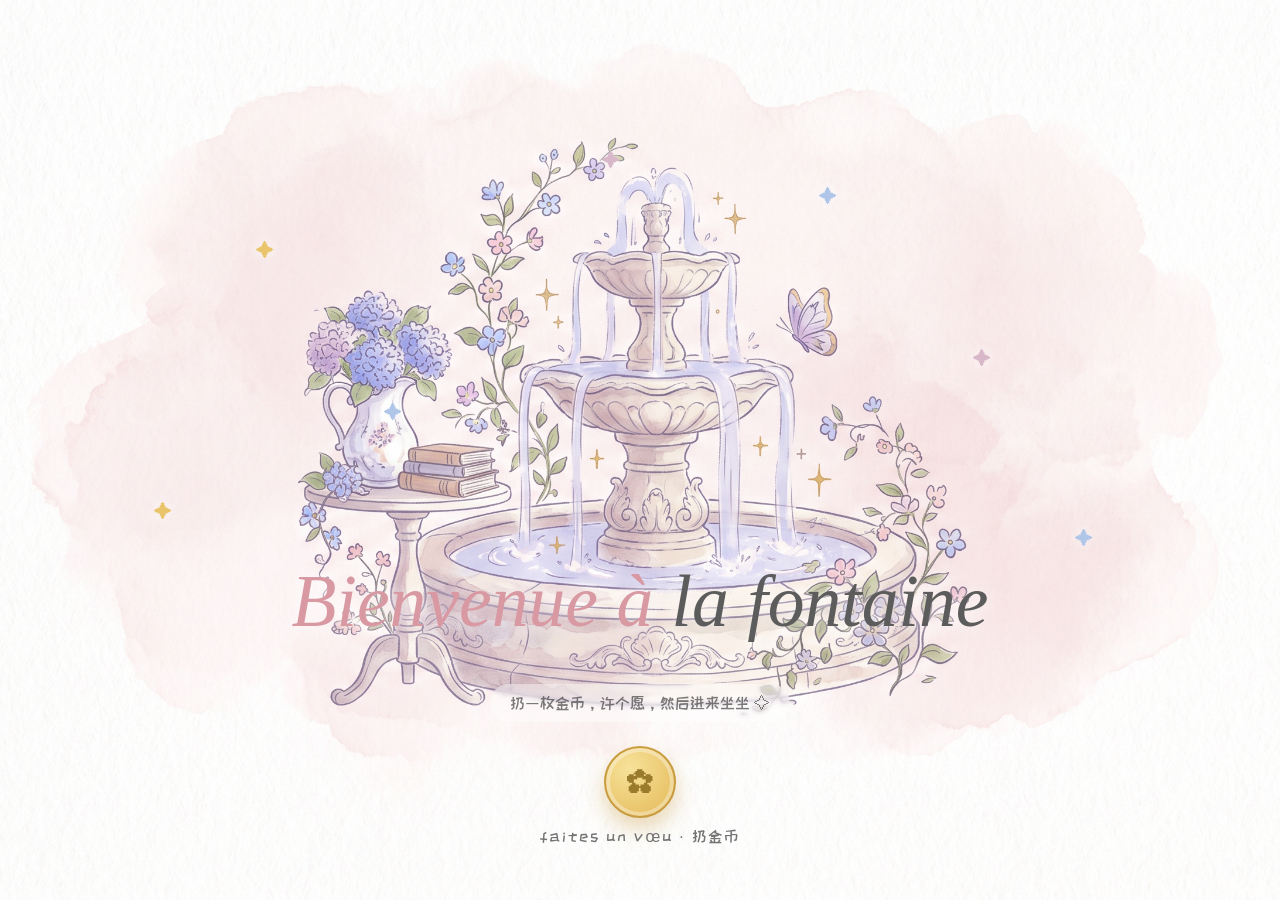
<file: index.html>
<!DOCTYPE html>
<html lang="zh-CN">
<head>
  <meta charset="UTF-8" />
  <meta name="viewport" content="width=device-width, initial-scale=1.0" />
  <title>La Fontaine · 许愿喷泉</title>
  <link rel="preconnect" href="https://fonts.googleapis.com" />
  <link href="https://fonts.googleapis.com/css2?family=ZCOOL+KuaiLe&family=Gaegu:wght@400;700&family=Caveat:wght@600&family=Quicksand:wght@400;600&display=swap" rel="stylesheet" />
  <link rel="stylesheet" href="./style.css" />
</head>
<body class="fountain-body">

  <!-- 🖼 大大的水彩喷泉动画（生成中先用原画作海报帧） -->
  <video class="fountain-art" src="./assets/喷泉动画.mp4" poster="./assets/水彩喷泉花园.png" autoplay muted loop playsinline></video>

  <!-- ✨ 画上的亮晶晶 -->
  <span class="star" style="left:20%; top:26%; color:#E9C46A; --d:0s">✦</span>
  <span class="star" style="left:64%; top:20%; color:#AFC6E8; --d:.7s">✦</span>
  <span class="star" style="left:76%; top:38%; color:#D8B7C9; --d:1.3s">✦</span>
  <span class="star" style="left:30%; top:44%; color:#AFC6E8; --d:1.9s">✦</span>
  <span class="star" style="left:47%; top:16%; color:#D8B7C9; --d:2.4s">✦</span>
  <span class="star" style="left:12%; top:55%; color:#E9C46A; --d:1.6s">✦</span>
  <span class="star" style="left:84%; top:58%; color:#AFC6E8; --d:.4s">✦</span>

  <!-- 🌸 飘落的花瓣 -->
  <span class="petal" style="--l:6%; --d:0s; --s:15s"></span>
  <span class="petal" style="--l:18%; --d:3s; --s:18s"></span>
  <span class="petal" style="--l:38%; --d:1.5s; --s:16s"></span>
  <span class="petal" style="--l:58%; --d:4s; --s:19s"></span>
  <span class="petal" style="--l:78%; --d:2.2s; --s:17s"></span>
  <span class="petal" style="--l:92%; --d:5s; --s:16s"></span>

  <!-- 文字与金币 -->
  <div class="fountain-ui">
    <p class="fountain-title">Bienvenue à <span>la fontaine</span></p>
    <p class="fountain-sub">扔一枚金币，许个愿，然后进来坐坐 ✧</p>
    <button class="coin-btn" id="coin-btn" aria-label="扔一枚金币">
      <span class="coin" id="coin">✿</span>
      <span class="coin-label">faites un vœu · 扔金币</span>
    </button>
    <p class="fountain-wish hidden" id="wish-text">Bienvenue dans mon monde ♡</p>
  </div>

  <span class="splash-sparkle" id="sparkle">✧</span>

  <script src="./content.js"></script>
  <script src="./script.js"></script>
</body>
</html>
</file>
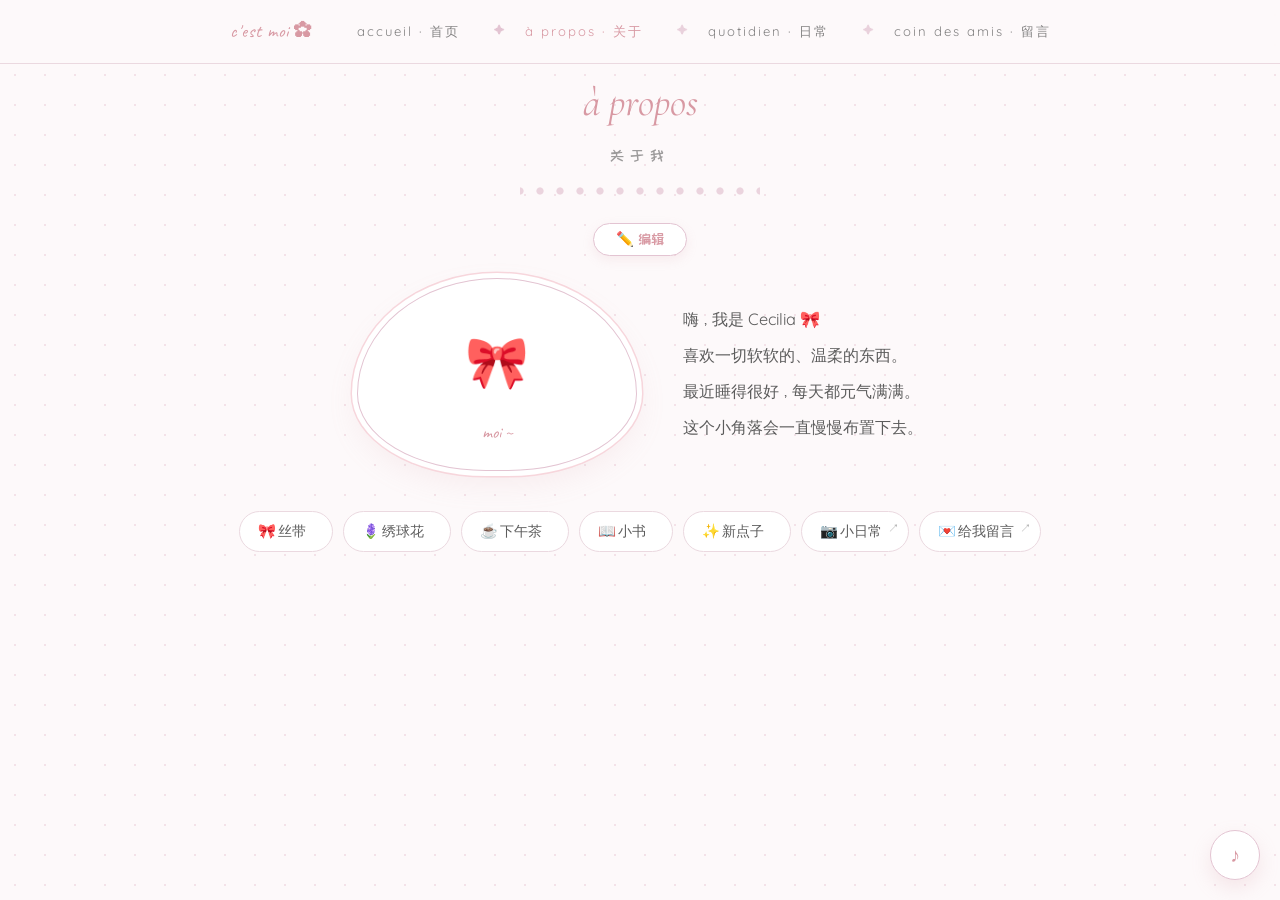
<file: about.html>
<!DOCTYPE html>
<html lang="zh-CN">
<head>
  <meta charset="UTF-8" />
  <meta name="viewport" content="width=device-width, initial-scale=1.0" />
  <title>À propos · 关于我</title>
  <link rel="preconnect" href="https://fonts.googleapis.com" />
  <link href="https://fonts.googleapis.com/css2?family=ZCOOL+KuaiLe&family=Gaegu:wght@400;700&family=Caveat:wght@600&family=Cormorant+Garamond:ital,wght@0,500;1,500&family=Quicksand:wght@400;600&display=swap" rel="stylesheet" />
  <link rel="stylesheet" href="./style.css" />
</head>
<body>

  <nav class="topnav">
    <span class="nav-brand">c'est moi ✿</span>
    <a href="./home.html">accueil · 首页</a>
    <a href="./about.html" class="active">à propos · 关于</a>
    <a href="./daily.html">quotidien · 日常</a>
    <a href="./wall.html">coin des amis · 留言</a>
  </nav>

  <main class="page-body">
    <div class="sheet">
      <span class="washi"></span>
      <h2 class="section-title"><span class="script">à propos</span><small>关于我</small></h2>
      <div class="pearl-row"></div>
      <button class="edit-btn" id="about-edit">✏️ 编辑</button>
      <div class="edit-lock-row hidden" id="about-lock">
        <input class="note-input" id="about-pass" type="password" placeholder="输入暗号才能编辑…" />
        <button class="note-send" id="about-unlock">解锁 ♡</button>
      </div>
      <div class="frame-size-row hidden" id="frame-size-row">
        <span>相框大小</span>
        <input type="range" id="frame-size" min="180" max="460" value="280" />
      </div>
      <div class="about-row">
        <div class="frame-card">
          <span class="frame-emoji" id="about-photo">🎀</span>
          <img class="frame-photo hidden" id="about-photo-img" alt="我的照片" />
          <span class="frame-caption">moi ~</span>
          <button class="photo-change hidden" id="photo-change">📷 换上我的照片</button>
          <input type="file" id="photo-file" accept="image/*" hidden />
        </div>
        <p class="about-lines" id="about-text"></p>
      </div>
      <div class="likes" id="likes-list"></div>
      <button class="daily-add hidden" id="channel-add">＋ 加一个新频道</button>
      <div class="channel-form hidden" id="channel-form">
        <div class="cf-row">
          <input class="note-input cf-icon" id="cf-icon" maxlength="4" placeholder="图标" />
          <div class="cf-picks" id="cf-picks"></div>
        </div>
        <input class="note-input" id="cf-label" maxlength="10" placeholder="频道的名字（如：我的手帐）" />
        <input class="note-input" id="cf-url" placeholder="点开后去哪个页面？（可不填，如 ./daily.html 或网址）" />
        <div class="daily-form-btns">
          <button class="note-send" id="cf-save" type="button">加上 ✧</button>
          <button class="note-cancel" id="cf-cancel" type="button">先不加</button>
        </div>
      </div>
    </div>
  </main>

  <div class="player" id="player">
    <button class="player-toggle" id="player-toggle" aria-label="播放器">♪</button>
    <div class="player-panel hidden" id="player-panel">
      <p class="player-title">musique · 背景音乐</p>
      <div class="player-controls">
        <button id="prev-btn">⏮</button>
        <button id="play-btn">▶</button>
        <button id="next-btn">⏭</button>
      </div>
      <p class="player-now" id="player-now">—</p>
      <p class="player-hint">mp3 放进 music 文件夹就能换歌</p>
    </div>
  </div>

  <script src="./content.js"></script>
  <script src="./script.js"></script>
</body>
</html>
</file>
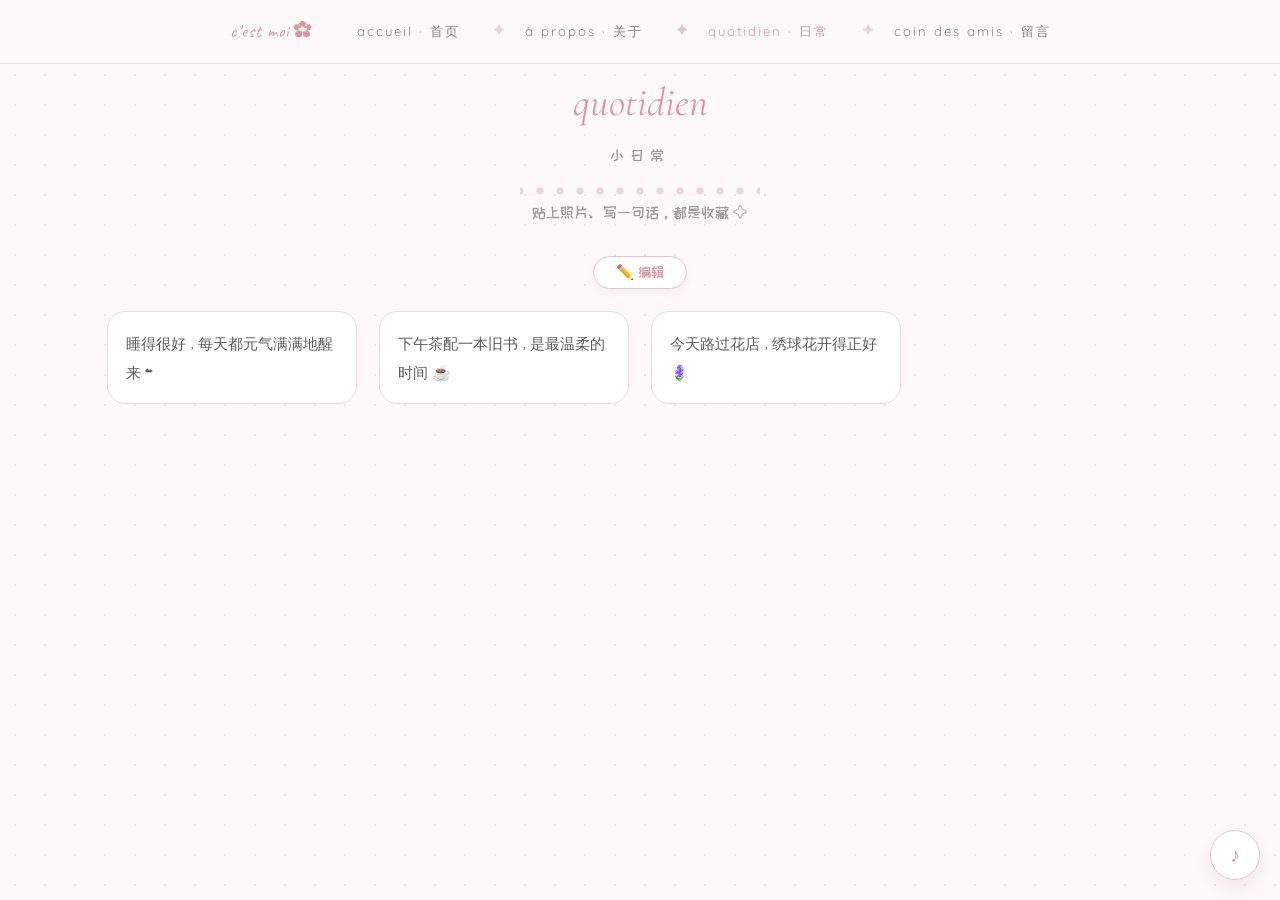
<file: daily.html>
<!DOCTYPE html>
<html lang="zh-CN">
<head>
  <meta charset="UTF-8" />
  <meta name="viewport" content="width=device-width, initial-scale=1.0" />
  <title>Quotidien · 小日常</title>
  <link rel="preconnect" href="https://fonts.googleapis.com" />
  <link href="https://fonts.googleapis.com/css2?family=ZCOOL+KuaiLe&family=Gaegu:wght@400;700&family=Caveat:wght@600&family=Cormorant+Garamond:ital,wght@0,500;1,500&family=Quicksand:wght@400;600&display=swap" rel="stylesheet" />
  <link rel="stylesheet" href="./style.css" />
</head>
<body>

  <nav class="topnav">
    <span class="nav-brand">c'est moi ✿</span>
    <a href="./home.html">accueil · 首页</a>
    <a href="./about.html">à propos · 关于</a>
    <a href="./daily.html" class="active">quotidien · 日常</a>
    <a href="./wall.html">coin des amis · 留言</a>
  </nav>

  <main class="page-body">
    <div class="sheet">
      <span class="washi"></span>
      <h2 class="section-title"><span class="script">quotidien</span><small>小日常</small></h2>
      <div class="pearl-row"></div>
      <p class="section-sub">贴上照片、写一句话，都是收藏 ✧</p>

      <button class="edit-btn" id="daily-edit">✏️ 编辑</button>
      <div class="edit-lock-row hidden" id="daily-lock">
        <input class="note-input" id="daily-pass" type="password" placeholder="输入暗号才能编辑…" />
        <button class="note-send" id="daily-unlock">解锁 ♡</button>
      </div>

      <div class="daily-grid" id="daily-grid"></div>

      <!-- 添加卡片 -->
      <button class="daily-add" id="daily-add">＋ 贴一张新纸条</button>
      <form class="daily-form hidden" id="daily-form">
        <label class="daily-photo-pick">
          <input type="file" id="daily-photo" accept="image/*" hidden />
          <span id="photo-label">📷 选一张照片（可不选）</span>
        </label>
        <input class="note-input" id="daily-text" type="text" maxlength="120" placeholder="写点什么…" />
        <div class="daily-form-btns">
          <button class="note-send" type="submit">贴上去 ✧</button>
          <button class="note-cancel" type="button" id="daily-cancel">先不贴</button>
        </div>
      </form>
    </div>
  </main>

  <div class="player" id="player">
    <button class="player-toggle" id="player-toggle" aria-label="播放器">♪</button>
    <div class="player-panel hidden" id="player-panel">
      <p class="player-title">musique · 背景音乐</p>
      <div class="player-controls">
        <button id="prev-btn">⏮</button>
        <button id="play-btn">▶</button>
        <button id="next-btn">⏭</button>
      </div>
      <p class="player-now" id="player-now">—</p>
      <p class="player-hint">mp3 放进 music 文件夹就能换歌</p>
    </div>
  </div>

  <script src="./content.js"></script>
  <script src="./script.js"></script>
</body>
</html>
</file>
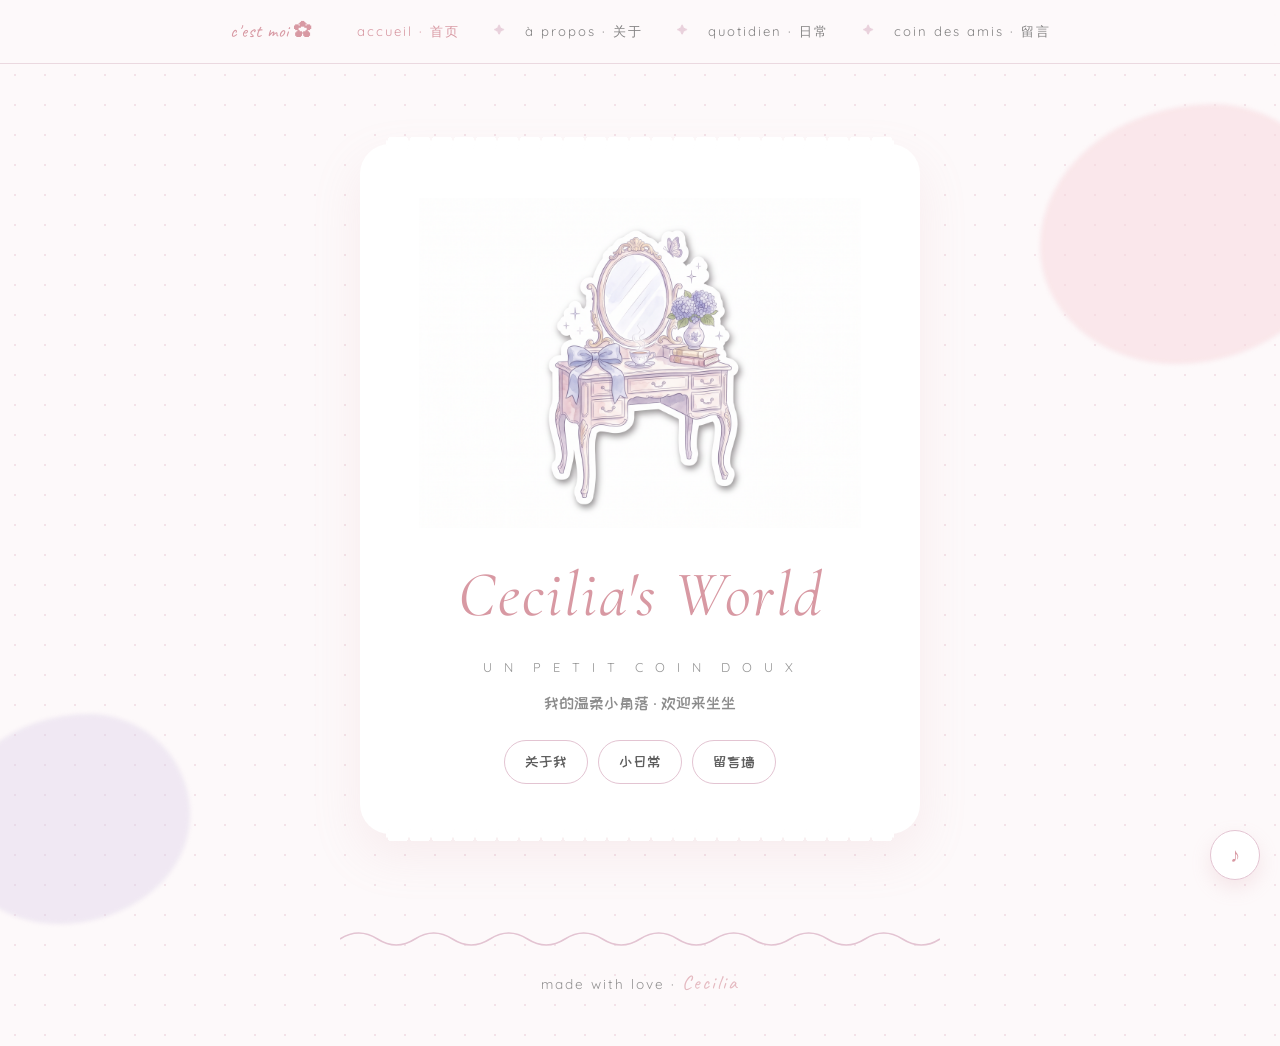
<file: home.html>
<!DOCTYPE html>
<html lang="zh-CN">
<head>
  <meta charset="UTF-8" />
  <meta name="viewport" content="width=device-width, initial-scale=1.0" />
  <title>Cecilia's Room · 首页</title>
  <link rel="preconnect" href="https://fonts.googleapis.com" />
  <link href="https://fonts.googleapis.com/css2?family=ZCOOL+KuaiLe&family=Gaegu:wght@400;700&family=Caveat:wght@600&family=Cormorant+Garamond:ital,wght@0,500;1,500&family=Quicksand:wght@400;600&display=swap" rel="stylesheet" />
  <link rel="stylesheet" href="./style.css" />
</head>
<body>

  <nav class="topnav">
    <span class="nav-brand">c'est moi ✿</span>
    <a href="./home.html" class="active">accueil · 首页</a>
    <a href="./about.html">à propos · 关于</a>
    <a href="./daily.html">quotidien · 日常</a>
    <a href="./wall.html">coin des amis · 留言</a>
  </nav>

  <header class="hero">
    <div class="scallop-wrap">
      <div class="scallop-bg"></div>
      <div class="scallop-content">
        <img class="hero-sticker" src="./assets/法式梳妆台贴纸蓝结.png" alt="法式梳妆台贴纸" />
        <h1 class="hero-name" id="hero-name">Cecilia's Room</h1>
        <p class="hero-sub">u n &nbsp;p e t i t &nbsp;c o i n &nbsp;d o u x</p>
        <p class="hero-cn">我的温柔小角落 · 欢迎来坐坐</p>
        <nav class="hero-nav">
          <a href="./about.html">关于我</a>
          <a href="./daily.html">小日常</a>
          <a href="./wall.html">留言墙</a>
        </nav>
      </div>
    </div>
    <span class="blob blob-1"></span>
    <span class="blob blob-2"></span>
  </header>

  <footer class="footer footer-home">
    <svg class="ribbon" viewBox="0 0 800 40" preserveAspectRatio="none" aria-hidden="true">
      <path d="M0 20 Q25 4 50 20 T100 20 T150 20 T200 20 T250 20 T300 20 T350 20 T400 20 T450 20 T500 20 T550 20 T600 20 T650 20 T700 20 T750 20 T800 20"
            fill="none" stroke="#E3C4D2" stroke-width="2"/>
    </svg>
    <p class="footer-text">made with love · <span class="script">Cecilia</span></p>
  </footer>

  <div class="player" id="player">
    <button class="player-toggle" id="player-toggle" aria-label="播放器">♪</button>
    <div class="player-panel hidden" id="player-panel">
      <p class="player-title">musique · 背景音乐</p>
      <div class="player-controls">
        <button id="prev-btn">⏮</button>
        <button id="play-btn">▶</button>
        <button id="next-btn">⏭</button>
      </div>
      <p class="player-now" id="player-now">—</p>
      <p class="player-hint">mp3 放进 music 文件夹就能换歌</p>
    </div>
  </div>

  <script src="./content.js"></script>
  <script src="./script.js"></script>
</body>
</html>
</file>
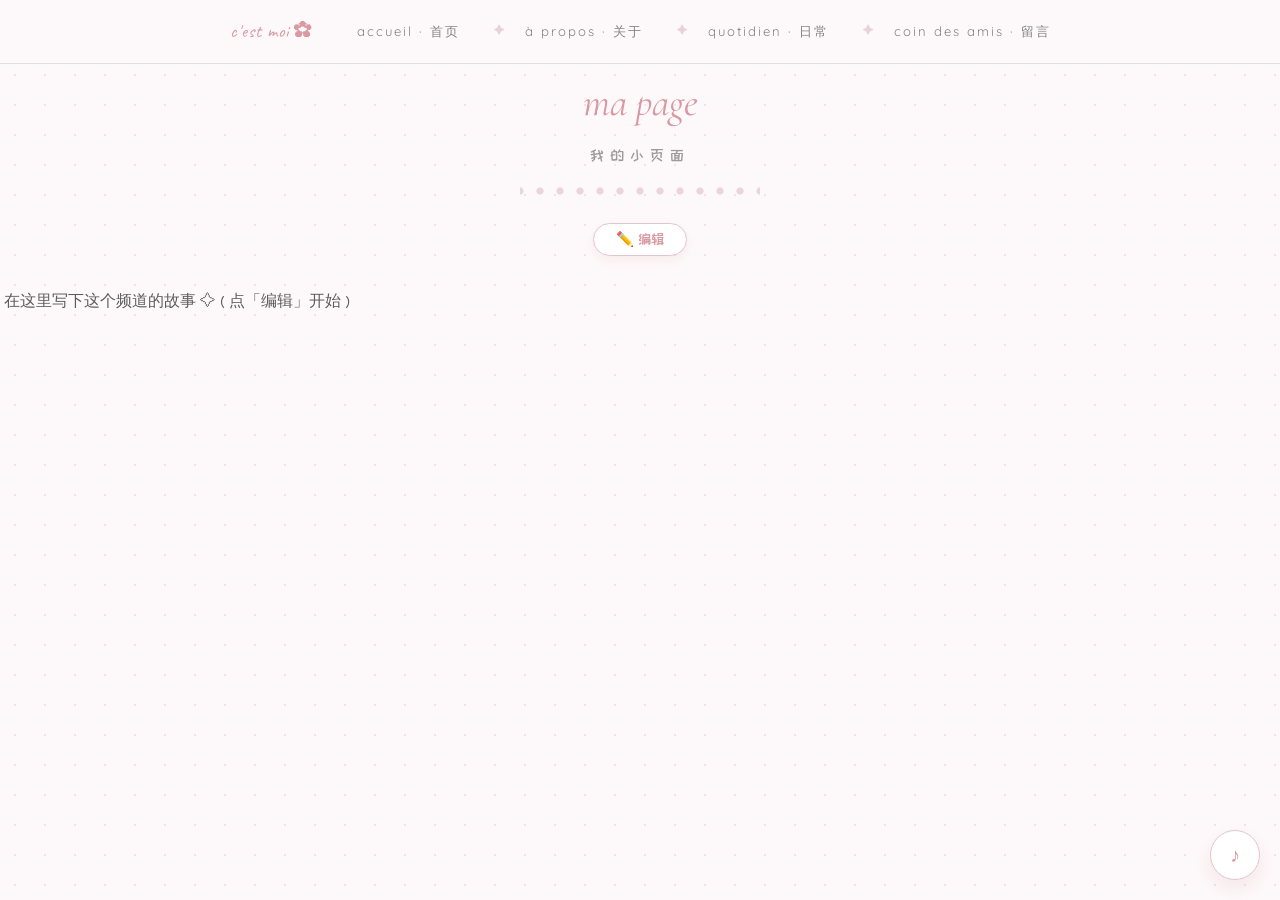
<file: page.html>
<!DOCTYPE html>
<html lang="zh-CN">
<head>
  <meta charset="UTF-8" />
  <meta name="viewport" content="width=device-width, initial-scale=1.0" />
  <title>ma page · 我的小页面</title>
  <link rel="preconnect" href="https://fonts.googleapis.com" />
  <link href="https://fonts.googleapis.com/css2?family=ZCOOL+KuaiLe&family=Gaegu:wght@400;700&family=Caveat:wght@600&family=Cormorant+Garamond:ital,wght@0,500;1,500&family=Quicksand:wght@400;600&display=swap" rel="stylesheet" />
  <link rel="stylesheet" href="./style.css" />
</head>
<body>

  <nav class="topnav">
    <span class="nav-brand">c'est moi ✿</span>
    <a href="./home.html">accueil · 首页</a>
    <a href="./about.html">à propos · 关于</a>
    <a href="./daily.html">quotidien · 日常</a>
    <a href="./wall.html">coin des amis · 留言</a>
  </nav>

  <main class="page-body">
    <div class="sheet">
      <span class="washi"></span>
      <h2 class="section-title"><span class="script" id="page-title">ma page</span><small id="page-title-cn">我的小页面</small></h2>
      <div class="pearl-row"></div>

      <button class="edit-btn" id="page-edit">✏️ 编辑</button>
      <div class="edit-lock-row hidden" id="page-lock">
        <input class="note-input" id="page-pass" type="password" placeholder="输入暗号才能编辑…" />
        <button class="note-send" id="page-unlock">解锁 ♡</button>
      </div>

      <!-- 照片墙 -->
      <div class="daily-grid" id="page-photos"></div>
      <button class="daily-add hidden" id="page-photo-add">📷 加一张照片</button>
      <input type="file" id="page-photo-file" accept="image/*" hidden />

      <!-- 文字区 -->
      <div class="page-text" id="page-text">在这里写下这个频道的故事 ✧（点「编辑」开始）</div>
      <div class="daily-form-btns" style="justify-content:center; margin-top:18px;">
        <button class="note-send hidden" id="page-save">保存 ♡</button>
      </div>
    </div>
  </main>

  <div class="player" id="player">
    <button class="player-toggle" id="player-toggle" aria-label="播放器">♪</button>
    <div class="player-panel hidden" id="player-panel">
      <p class="player-title">musique · 背景音乐</p>
      <div class="player-controls">
        <button id="prev-btn">⏮</button>
        <button id="play-btn">▶</button>
        <button id="next-btn">⏭</button>
      </div>
      <p class="player-now" id="player-now">—</p>
      <p class="player-hint">mp3 放进 music 文件夹就能换歌</p>
    </div>
  </div>

  <script src="./content.js"></script>
  <script src="./script.js"></script>
</body>
</html>
</file>
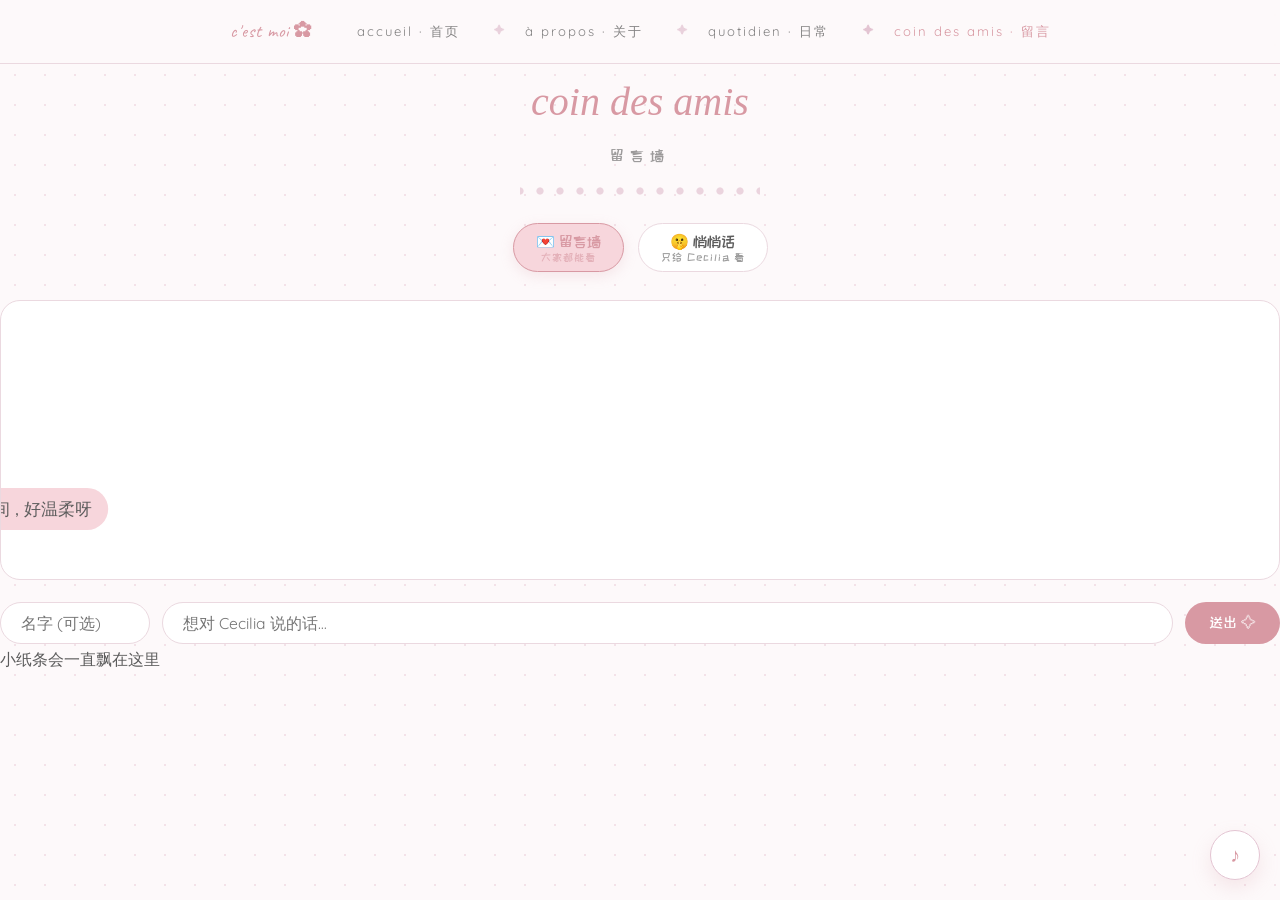
<file: wall.html>
<!DOCTYPE html>
<html lang="zh-CN">
<head>
  <meta charset="UTF-8" />
  <meta name="viewport" content="width=device-width, initial-scale=1.0" />
  <title>Coin des amis · 留言墙</title>
  <link rel="preconnect" href="https://fonts.googleapis.com" />
  <link href="https://fonts.googleapis.com/css2?family=ZCOOL+KuaiLe&family=Gaegu:wght@400;700&family=Caveat:wght@600&family=Quicksand:wght@400;600&display=swap" rel="stylesheet" />
  <link rel="stylesheet" href="./style.css" />
</head>
<body>

  <nav class="topnav">
    <span class="nav-brand">c'est moi ✿</span>
    <a href="./home.html">accueil · 首页</a>
    <a href="./about.html">à propos · 关于</a>
    <a href="./daily.html">quotidien · 日常</a>
    <a href="./wall.html" class="active">coin des amis · 留言</a>
  </nav>

  <main class="page-body">
    <div class="sheet">
      <span class="washi"></span>
      <h2 class="section-title"><span class="script">coin des amis</span><small>留言墙</small></h2>
      <div class="pearl-row"></div>

      <!-- 两个板块的切换 -->
      <div class="board-tabs">
        <button class="board-tab active" id="tab-public">💌 留言墙 <small>大家都能看</small></button>
        <button class="board-tab" id="tab-whisper">🤫 悄悄话 <small>只给 Cecilia 看</small></button>
      </div>

      <!-- 板块一：公开弹幕留言墙 -->
      <section id="panel-public">
        <div class="danmaku-stage" id="danmaku-stage"></div>
        <form class="note-form" id="note-form">
          <input class="note-name" id="note-name" type="text" maxlength="12" placeholder="名字 (可选)" />
          <input class="note-input" id="note-input" type="text" maxlength="60" placeholder="想对 Cecilia 说的话…" required />
          <button class="note-send" type="submit">送出 ✧</button>
        </form>
        <p class="board-note">小纸条会一直飘在这里</p>
      </section>

      <!-- 板块二：悄悄话（谁都能投信，只有暗号能读） -->
      <section id="panel-whisper" class="hidden">
        <!-- 投信口：永远对外开放 -->
        <form class="note-form" id="whisper-form">
          <input class="note-name" id="whisper-name" type="text" maxlength="12" placeholder="名字 (可选)" />
          <input class="note-input" id="whisper-input" type="text" maxlength="80" placeholder="悄悄对 Cecilia 说…只有她能看到 🤫" required />
          <button class="note-send" type="submit">偷偷放进信匣 🤫</button>
        </form>

        <!-- 锁：没输对暗号之前看不到内容 -->
        <div class="whisper-lock" id="whisper-lock">
          <p class="lock-icon">🔒</p>
          <p class="lock-hint">这里的话只说给 Cecilia 一个人听<br/>输入暗号才能打开小信匣</p>
          <input class="note-input" id="whisper-pass" type="password" placeholder="暗号…" />
          <button class="note-send" id="whisper-unlock">解锁 ♡</button>
        </div>

        <!-- 解锁后：悄悄话信匣 -->
        <div id="whisper-box" class="hidden">
          <div class="whisper-grid" id="whisper-grid"></div>
          <p class="board-note">悄悄话只有输入暗号才能看到 · 想改暗号就改 content.js 里的 whisperPassword</p>
        </div>
      </section>
    </div>
  </main>

  <div class="player" id="player">
    <button class="player-toggle" id="player-toggle" aria-label="播放器">♪</button>
    <div class="player-panel hidden" id="player-panel">
      <p class="player-title">musique · 背景音乐</p>
      <div class="player-controls">
        <button id="prev-btn">⏮</button>
        <button id="play-btn">▶</button>
        <button id="next-btn">⏭</button>
      </div>
      <p class="player-now" id="player-now">—</p>
      <p class="player-hint">mp3 放进 music 文件夹就能换歌</p>
    </div>
  </div>

  <script src="./content.js"></script>
  <script src="./script.js"></script>
</body>
</html>
</file>
<file: style.css>
/* ============================================
   ✿ Cecilia's Room — cozy 极简 · 细线稿 · 脏粉
   参考: 数字小房间 × coquette 水彩贴纸
   ============================================ */
:root {
  --bg: #FDF9FA;            /* 近白微粉 */
  --paper: #FFFFFF;
  --rose: #D899A3;          /* 脏粉主色（线稿/标题） */
  --rose-soft: #E3C4D2;     /* 浅玫瑰（辅助线） */
  --blush: #F7D6DC;         /* 腮红粉色块 */
  --lilac: #D9CCE8;         /* 一点点淡紫 */
  --ink: #5C5C5C;           /* 柔灰文字，不用纯黑 */
  --line: #EBD9E0;
}

* { margin: 0; padding: 0; box-sizing: border-box; }

body {
  color: var(--ink);
  font-family: "Quicksand", "Gaegu", sans-serif;
  background-color: var(--bg);
  /* 淡淡的波点纸 */
  background-image: radial-gradient(circle, #F3E2E8 1.5px, transparent 1.5px);
  background-size: 30px 30px;
  line-height: 1.9;
}

h1, h2, h3 { font-weight: 400; }
a { color: inherit; }
.script { font-family: "Caveat", cursive; }

/* ---------- 顶部导航 ---------- */
.topnav {
  position: sticky; top: 0; z-index: 30;
  display: flex; align-items: center; justify-content: center; gap: 34px;
  padding: 14px 20px;
  background: rgba(253, 249, 250, .88);
  backdrop-filter: blur(6px);
  border-bottom: 1px solid var(--line);
  font-size: .82rem; letter-spacing: 2px;
}
.topnav a { text-decoration: none; opacity: .75; transition: opacity .2s; }
.topnav a + a::before { content: "✦"; margin-right: 18px; color: var(--rose-soft); font-size: .68rem; vertical-align: 2px; }
.topnav a:hover, .topnav a.active { opacity: 1; color: var(--rose); }
.nav-brand { font-family: "Caveat", cursive; font-size: 1.15rem; color: var(--rose); letter-spacing: 1px; margin-right: 10px; }

/* ---------- 首屏 ---------- */
.hero { position: relative; padding: 90px 20px 70px; display: flex; justify-content: center; }

/* 花边贴纸卡片：背景和内容分层，贴纸完整显示 */
.scallop-wrap {
  position: relative; z-index: 2;
  width: min(560px, 92vw);
}
.scallop-bg {
  position: absolute; inset: -10px 0;
  background: var(--paper);
  border-radius: 30px;
  box-shadow: 0 20px 50px rgba(216, 153, 163, .14);
}
/* 上下两排花边小半圆 */
.scallop-bg::before, .scallop-bg::after {
  content: ""; position: absolute; left: 26px; right: 26px; height: 12px;
  background: radial-gradient(circle closest-side, var(--paper) 97%, transparent) center / 22px 22px repeat-x;
}
.scallop-bg::before { top: -7px; }
.scallop-bg::after { bottom: -7px; }
.scallop-content { position: relative; padding: 44px 40px 40px; text-align: center; }
.hero-doodle { width: min(440px, 88%); margin: 0 auto; display: block; }
.hero-sticker { width: min(470px, 92%); margin: 0 auto; display: block; animation: stickerFloat 5s ease-in-out infinite; }
@keyframes stickerFloat {
  0%, 100% { transform: translateY(0) rotate(-.5deg); }
  50% { transform: translateY(-8px) rotate(.5deg); }
}

.hero-name {
  font-family: "Cormorant Garamond", serif;
  font-style: italic;
  font-size: clamp(2.6rem, 7.5vw, 4rem);
  color: var(--rose);
  margin-top: 6px;
  letter-spacing: 2px;
}
.hero-sub { letter-spacing: 4px; font-size: .8rem; text-transform: uppercase; opacity: .65; }
.hero-cn { font-family: "ZCOOL KuaiLe", sans-serif; font-size: 1rem; opacity: .7; margin-top: 8px; }

.hero-nav { display: flex; justify-content: center; gap: 10px; margin-top: 22px; flex-wrap: wrap; }
.hero-nav a {
  text-decoration: none; font-family: "ZCOOL KuaiLe", sans-serif; font-size: .92rem;
  border: 1px solid var(--rose-soft); border-radius: 999px;
  padding: 7px 20px; color: var(--ink);
  transition: all .2s ease;
}
.hero-nav a:hover { background: var(--blush); border-color: var(--blush); }

/* 水彩色块 */
.blob { position: absolute; border-radius: 58% 42% 55% 45% / 55% 48% 52% 45%; filter: blur(2px); z-index: 1; }
.blob-1 { width: 300px; height: 260px; top: 40px; right: -60px; background: rgba(247, 214, 220, .5); }
.blob-2 { width: 240px; height: 210px; bottom: -30px; left: -50px; background: rgba(217, 204, 232, .38); }

/* ---------- 区块 ---------- */
.section { max-width: 880px; margin: 0 auto; padding: 80px 24px 20px; }

.section-title { text-align: center; margin-bottom: 14px; }

/* ✏️ 页面编辑按钮 */
.edit-btn {
  display: block; margin: 0 auto 22px;
  font-family: "ZCOOL KuaiLe", sans-serif; font-size: .9rem;
  color: var(--rose); background: #fff;
  border: 1.5px solid var(--rose-soft); border-radius: 999px;
  padding: 7px 22px; cursor: pointer;
  box-shadow: 0 4px 12px rgba(216,153,163,.14);
  transition: all .2s ease;
}
.edit-btn:hover { background: var(--blush); transform: translateY(-2px); }
.edit-btn.saving { background: var(--rose); color: #fff; border-color: var(--rose); }
.about-lines.editing { outline: 2px dashed var(--rose-soft); outline-offset: 6px; border-radius: 10px; }
.edit-lock-row {
  display: flex; justify-content: center; gap: 10px;
  margin: 0 auto 24px; max-width: 420px;
}
.edit-lock-row .note-input { flex: 1; }

/* 日常卡：只有编辑模式下才出现删除钮 */
.daily-grid .daily-del { display: none; }
.daily-grid.edit-on .daily-del { display: block; opacity: 0; }
.daily-grid.edit-on .daily-card:hover .daily-del { opacity: 1; }
.section-title .script {
  display: block;
  font-family: "Cormorant Garamond", serif;
  font-style: italic;
  font-size: 2.5rem;
  color: var(--rose);
}
.section-title small { display: block; font-family: "ZCOOL KuaiLe", sans-serif; font-size: .95rem; letter-spacing: 6px; opacity: .6; margin-top: 2px; }

/* 珍珠链分隔（洛可可小装饰） */
.pearl-row {
  height: 12px; margin: 0 auto 26px; max-width: 240px;
  background: radial-gradient(circle 4px at 10px 6px, var(--rose-soft) 3.2px, transparent 4px) center / 20px 12px repeat-x;
  opacity: .7;
}
.section-sub { text-align: center; font-family: "ZCOOL KuaiLe", sans-serif; opacity: .6; margin: -24px 0 28px; font-size: .95rem; }

/* 关于我 */
.about-row { display: flex; gap: 46px; align-items: center; justify-content: center; flex-wrap: wrap; }
/* 关于我：椭圆 Cameo 肖像框 */
.frame-card {
  background: var(--paper); border: 1.5px solid var(--rose-soft);
  border-radius: 50% 50% 46% 46% / 60% 60% 40% 40%;
  padding: 34px 30px 20px;
  box-shadow: 0 0 0 5px var(--paper), 0 0 0 6.5px var(--blush), 0 12px 30px rgba(216,153,163,.14);
  text-align: center; flex-shrink: 0;
  width: min(280px, 76vw);
}
.frame-emoji { display: block; font-size: 3.2rem; }
.frame-caption { display: block; font-family: "Caveat", cursive; font-size: 1.1rem; color: var(--rose); margin-top: 6px; }
.about-lines { max-width: 380px; font-size: 1.02rem; white-space: pre-line; line-height: 2.2; }

.likes { margin-top: 40px; display: flex; justify-content: center; flex-wrap: wrap; gap: 10px; }
.like-tag {
  background: var(--paper); border: 1px solid var(--line); border-radius: 999px;
  padding: 6px 18px; font-size: .9rem; color: var(--ink);
}
.like-tag:hover { border-color: var(--rose-soft); color: var(--rose); }

/* 小日常：贴纸墙，可自由贴照片和文字 */
.daily-grid { display: grid; grid-template-columns: repeat(auto-fill, 250px); justify-content: center; gap: 22px; }
.daily-card {
  background: var(--paper); border: 1.5px solid var(--line);
  border-radius: 18px; padding: 18px 18px 16px;
  position: relative;
  transition: transform .25s ease, box-shadow .25s ease;
}
.daily-card:hover { transform: translateY(-4px); box-shadow: 0 14px 30px rgba(216,153,163,.16); }
.daily-photo {
  width: 100%; aspect-ratio: 4 / 3; object-fit: cover;
  border-radius: 12px; display: block;
  margin-bottom: 12px;
  border: 4px solid #fff;
  box-shadow: 0 4px 12px rgba(216,153,163,.2);
}
.daily-text { font-size: .95rem; line-height: 1.9; }
.daily-del {
  position: absolute; top: -9px; right: -9px;
  width: 26px; height: 26px; border-radius: 50%;
  border: 1px solid var(--rose-soft); background: #fff;
  color: var(--rose); font-size: .95rem; line-height: 1;
  cursor: pointer; opacity: 0;
  transition: opacity .2s ease, transform .2s ease;
}
.daily-card:hover .daily-del { opacity: 1; }
.daily-del:hover { transform: scale(1.15); background: var(--blush); }

.daily-add {
  display: block; margin: 26px auto 0;
  font-family: "ZCOOL KuaiLe", sans-serif; font-size: .98rem;
  color: var(--rose); background: none;
  border: 1.5px dashed var(--rose-soft); border-radius: 999px;
  padding: 10px 28px; cursor: pointer;
  transition: all .2s ease;
}
.daily-add:hover { background: var(--blush); border-color: var(--blush); color: var(--ink); }
.daily-add.hidden, .hidden { display: none !important; }

.daily-form {
  margin-top: 22px; padding: 20px 22px;
  background: var(--paper); border: 1.5px dashed var(--rose-soft); border-radius: 18px;
  display: flex; flex-direction: column; gap: 14px;
}
.daily-photo-pick {
  display: inline-block; align-self: flex-start;
  font-size: .92rem; color: var(--rose);
  border: 1px solid var(--line); border-radius: 999px;
  padding: 8px 18px; cursor: pointer;
}
.daily-photo-pick:hover { background: var(--blush); }
.daily-form-btns { display: flex; gap: 10px; }
.note-cancel {
  font-family: "ZCOOL KuaiLe", sans-serif; font-size: .95rem;
  border: 1px solid var(--line); border-radius: 999px; padding: 10px 22px;
  background: none; color: var(--ink); cursor: pointer;
}
.note-cancel:hover { background: var(--bg); }

/* ---------- 留言墙：两个板块 ---------- */
.board-tabs { display: flex; justify-content: center; gap: 14px; margin-bottom: 28px; }
.board-tab {
  font-family: "ZCOOL KuaiLe", sans-serif; font-size: .95rem;
  color: var(--ink); background: #fff;
  border: 1.5px solid var(--line); border-radius: 999px;
  padding: 9px 22px; cursor: pointer;
  transition: all .2s ease;
}
.board-tab small { display: block; font-size: .68rem; opacity: .6; letter-spacing: 1px; }
.board-tab.active { border-color: var(--rose); color: var(--rose); background: var(--blush); box-shadow: 0 4px 14px rgba(216,153,163,.2); }

/* 悄悄话：锁与信匣 */
.whisper-lock { text-align: center; padding: 34px 20px; }
.lock-icon { font-size: 2.2rem; margin-bottom: 10px; }
.lock-hint { font-size: .92rem; line-height: 2; opacity: .75; margin-bottom: 18px; }
.whisper-lock .note-input { margin: 0 auto 12px; }
.whisper-lock .note-send { display: block; margin: 0 auto; }

.whisper-grid { display: grid; grid-template-columns: repeat(auto-fill, 230px); justify-content: center; gap: 18px; margin-bottom: 8px; }
.whisper-card {
  background: linear-gradient(180deg, #FFF, var(--blush));
  border: 1.5px solid var(--line); border-radius: 16px;
  padding: 16px 18px; position: relative;
  font-size: .93rem; line-height: 1.9;
}
.whisper-card b { display: block; color: var(--rose); margin-bottom: 4px; }
.whisper-card span { opacity: .85; }

/* ---------- 频道小按键（关于我） ---------- */
.like-tag { cursor: default; }
.like-tag.channel { cursor: pointer; position: relative; padding-right: 26px; }
.like-tag.channel.has-link::after { content: "↗"; position: absolute; right: 9px; font-size: .7rem; opacity: .55; }
.like-tag.channel:hover { transform: translateY(-3px); box-shadow: 0 8px 18px rgba(216,153,163,.25); }
.like-tag .ch-icon { margin-right: 2px; }
.like-tag .ch-del {
  position: absolute; top: -8px; right: -8px;
  width: 20px; height: 20px; border-radius: 50%;
  border: 1px solid var(--rose-soft); background: #fff;
  color: var(--rose); font-size: .75rem; line-height: 1; cursor: pointer;
}

/* Cameo 框里的照片 */
.frame-photo {
  width: 100%; aspect-ratio: 1 / 1.15; object-fit: cover;
  border-radius: 50% 50% 46% 46% / 55% 55% 45% 45%;
  border: 3px solid #fff; box-shadow: 0 6px 16px rgba(216,153,163,.25);
  display: block;
}
.photo-change {
  margin-top: 10px; font-family: "ZCOOL KuaiLe", sans-serif; font-size: .78rem;
  color: var(--rose); background: none; border: 1px dashed var(--rose-soft);
  border-radius: 999px; padding: 5px 14px; cursor: pointer;
}
.photo-change:hover { background: var(--blush); }
.frame-size-row {
  display: flex; align-items: center; justify-content: center; gap: 12px;
  margin: 0 auto 20px; max-width: 360px;
  font-family: "ZCOOL KuaiLe", sans-serif; font-size: .85rem; color: var(--rose);
}
.frame-size-row input { flex: 1; accent-color: var(--rose); }

/* 新频道小表单 */
.channel-form {
  margin: 0 auto 8px; max-width: 460px;
  background: var(--paper); border: 1.5px dashed var(--rose-soft); border-radius: 18px;
  padding: 18px 20px; display: flex; flex-direction: column; gap: 12px;
}
.cf-row { display: flex; align-items: center; gap: 12px; }
.cf-icon { width: 76px; text-align: center; font-size: 1.2rem; flex: none; }
.cf-picks { display: flex; flex-wrap: wrap; gap: 6px; }
.cf-pick {
  width: 34px; height: 34px; border-radius: 50%;
  border: 1px solid var(--line); background: #fff;
  font-size: 1.05rem; cursor: pointer; line-height: 1;
  transition: transform .15s ease, background .15s ease;
}
.cf-pick:hover { transform: scale(1.15); background: var(--blush); }
.cf-newpage {
  align-self: flex-start;
  font-family: "ZCOOL KuaiLe", sans-serif; font-size: .85rem;
  color: var(--rose); background: none;
  border: 1px dashed var(--rose-soft); border-radius: 999px;
  padding: 7px 16px; cursor: pointer; transition: all .2s ease;
}
.cf-newpage:hover { background: var(--blush); }
.cf-newpage.done { border-style: solid; background: var(--blush); }

/* 自由小页面 */
.page-text {
  min-height: 120px; padding: 6px 4px;
  font-size: .98rem; line-height: 2.1; white-space: pre-wrap;
}

/* ---------- 照片编辑器 ---------- */
.photo-editor-overlay {
  position: fixed; inset: 0; z-index: 99;
  background: rgba(92, 76, 92, .45); backdrop-filter: blur(4px);
  display: flex; align-items: center; justify-content: center;
  padding: 20px;
}
.photo-editor {
  background: var(--paper); border-radius: 24px;
  border: 1.5px solid var(--rose-soft);
  box-shadow: 0 24px 60px rgba(92, 76, 92, .3);
  padding: 16px 20px 14px;
  width: min(92vw, 560px);
  max-height: 94vh; overflow: auto;
  text-align: center;
}
.pe-title { font-family: "ZCOOL KuaiLe", sans-serif; color: var(--rose); margin-bottom: 10px; font-size: 1.05rem; }
.pe-canvas {
  display: block; margin: 0 auto;
  max-width: 100%; max-height: 42vh;
  width: auto; height: auto;
  border-radius: 16px; cursor: grab;
  border: 3px solid #fff; box-shadow: 0 6px 18px rgba(216,153,163,.25);
}
.pe-canvas:active { cursor: grabbing; }
.pe-slider { width: 100%; margin: 12px 0 2px; accent-color: var(--rose); }
.pe-hint { font-size: .8rem; opacity: .6; margin-bottom: 10px; }
.pe-btns { display: flex; justify-content: center; gap: 10px; }
.pe-btns .note-send, .pe-btns .note-cancel { padding: 9px 24px; font-size: .92rem; }

/* ---------- 留言墙 ---------- */
.danmaku-stage {
  position: relative; height: 280px;
  background: var(--paper);
  border: 1.5px solid var(--line); border-radius: 20px;
  overflow: hidden;
}
.danmaku {
  position: absolute; left: 100%; white-space: nowrap;
  font-size: .98rem;
  background: var(--blush); color: var(--ink);
  border-radius: 999px; padding: 5px 16px;
  animation: drift linear forwards;
}
.danmaku b { color: var(--rose); font-weight: 600; margin-right: 6px; }
@keyframes drift { to { transform: translateX(calc(-100vw - 60%)); } }

.note-form { display: flex; gap: 12px; margin-top: 22px; flex-wrap: wrap; }
.note-name, .note-input {
  font-family: "Quicksand", "Gaegu", sans-serif; font-size: .98rem; color: var(--ink);
  border: 1.5px solid var(--line); border-radius: 999px;
  padding: 10px 20px; background: var(--paper); outline: none;
  transition: border-color .2s ease;
}
.note-name { width: 150px; }
.note-input { flex: 1; min-width: 200px; }
.note-name:focus, .note-input:focus { border-color: var(--rose-soft); }
.note-send {
  font-family: "ZCOOL KuaiLe", sans-serif; font-size: .95rem;
  border: none; border-radius: 999px; padding: 10px 24px;
  background: var(--rose); color: #fff; cursor: pointer;
  transition: opacity .2s ease, transform .15s ease;
}
.note-send:hover { opacity: .88; transform: translateY(-2px); }

/* ---------- 页脚 ---------- */
.footer { margin-top: 90px; text-align: center; padding: 0 20px 44px; }
.footer-home { margin-top: 30px; }
.ribbon { width: min(600px, 90%); display: block; margin: 0 auto 10px; }
.footer-text { font-size: .85rem; letter-spacing: 2px; opacity: .65; }
.footer-text .script { font-size: 1.25rem; color: var(--rose); }

/* ---------- 音乐播放器 ---------- */
.player { position: fixed; right: 20px; bottom: 20px; z-index: 50; display: flex; flex-direction: column; align-items: flex-end; gap: 10px; }
.player-toggle {
  width: 50px; height: 50px; border-radius: 50%; cursor: pointer;
  background: var(--paper); color: var(--rose); font-size: 1.25rem;
  border: 1.5px solid var(--rose-soft);
  box-shadow: 0 8px 20px rgba(216,153,163,.2);
  transition: transform .2s ease;
}
.player-toggle.playing { animation: pulse 1.8s ease-in-out infinite; }
.player-toggle:hover { transform: scale(1.06); }
@keyframes pulse { 0%,100% { transform: scale(1); } 50% { transform: scale(1.09); } }
.player-panel {
  background: var(--paper); border: 1.5px solid var(--line); border-radius: 16px;
  padding: 14px 16px; width: 208px;
  box-shadow: 0 12px 30px rgba(216,153,163,.18); text-align: center;
}
.player-panel.hidden { display: none; }
.player-title { font-size: .9rem; color: var(--rose); margin-bottom: 10px; letter-spacing: 1px; }
.player-controls { display: flex; justify-content: center; gap: 12px; }
.player-controls button {
  border: 1px solid var(--line); background: var(--bg); border-radius: 50%;
  width: 34px; height: 34px; font-size: .85rem; cursor: pointer;
}
.player-controls button:hover { background: var(--blush); border-color: var(--blush); }
.player-now { margin-top: 9px; font-size: .84rem; min-height: 1.2em; }
.player-hint { margin-top: 5px; font-size: .7rem; opacity: .55; }

@media (max-width: 560px) {
  .hero { padding: 60px 12px 50px; }
  .scallop-content { padding: 34px 22px 34px; }
  .about-lines { text-align: center; }
  .topnav { gap: 18px; font-size: .75rem; }
}

/* ============================================
   ⛲ 许愿喷泉开场页（大水彩画 + 流水声）
   ============================================ */
.fountain-body {
  min-height: 100vh;
  overflow: hidden;
  /* 与画中水彩晕染衔接的底色 */
  background: linear-gradient(180deg, #FFFDFC 0%, #FBEFEA 46%, #F7E3E4 100%);
  position: relative;
}
.fountain-art {
  position: absolute; inset: 0;
  width: 100%; height: 100%;
  object-fit: cover; object-position: center 42%;
}
.fountain-ui {
  position: absolute; left: 0; right: 0; bottom: 6vh;
  text-align: center; display: flex; flex-direction: column; align-items: center; gap: 10px;
  z-index: 3;
}
.fountain-title {
  font-family: "Cormorant Garamond", serif;
  font-style: italic;
  font-size: clamp(2.8rem, 7.5vw, 4.6rem);
  color: var(--rose);
  text-shadow: 0 2px 18px rgba(255,255,255,.9);
}
.fountain-title span { color: var(--ink); }
.fountain-sub {
  font-family: "ZCOOL KuaiLe", sans-serif; opacity: .8; margin: 2px 0 8px;
  background: rgba(255,255,255,.55); border-radius: 999px; padding: 4px 20px;
  backdrop-filter: blur(2px);
}

/* 画上的亮晶晶小星星 */
.star {
  position: absolute; z-index: 2; font-size: 1.15rem;
  transform-origin: center;
  animation: starTwinkle 2.2s ease-in-out infinite;
  animation-delay: var(--d, 0s);
  text-shadow: 0 0 12px rgba(255,255,255,.9);
}
@keyframes starTwinkle {
  0%, 100% { transform: scale(.35) rotate(0deg); opacity: .25; }
  50% { transform: scale(1.2) rotate(18deg); opacity: 1; }
}

/* 金币按钮 */
.coin-btn {
  margin-top: 6px; display: inline-flex; flex-direction: column; align-items: center; gap: 10px;
  background: none; border: none; cursor: pointer;
  font-family: "ZCOOL KuaiLe", sans-serif; color: var(--ink);
}
.coin {
  display: flex; align-items: center; justify-content: center;
  width: 72px; height: 72px; border-radius: 50%;
  font-size: 1.7rem; color: #9A7B2D;
  background: radial-gradient(circle at 35% 30%, #F7E29A, #E9C46A 70%, #D9AE4E);
  border: 2px solid #C99C3F;
  box-shadow: 0 10px 22px rgba(201, 156, 63, .4), inset 0 0 0 4px rgba(255,255,255,.35);
  transition: transform .2s ease;
}
.coin-btn:hover .coin { transform: translateY(-4px) scale(1.06); }
.coin-label { font-size: .98rem; opacity: .85; letter-spacing: 2px; }
.coin.tossing { animation: coinToss .95s cubic-bezier(.3,-0.4,.6,1) forwards; }
@keyframes coinToss {
  0% { transform: translateY(0) scale(1) rotate(0); opacity: 1; }
  55% { transform: translateY(-46vh) scale(.6) rotate(360deg); opacity: 1; }
  85% { transform: translateY(-50vh) scale(.45) rotate(560deg); opacity: .9; }
  100% { transform: translateY(-47vh) scale(.3) rotate(620deg); opacity: 0; }
}

/* 水花迸溅 */
.splash-sparkle { position: absolute; left: 50%; top: 40%; font-size: 2.4rem; color: #AFC6E8; opacity: 0; pointer-events: none; z-index: 3; }
.splash-sparkle.show { animation: sparklePop 1s ease-out forwards; }
@keyframes sparklePop {
  0% { opacity: 0; transform: translate(-50%, 0) scale(.3); }
  25% { opacity: 1; }
  100% { opacity: 0; transform: translate(-50%, -60px) scale(2.4); }
}
.fountain-wish { font-family: "Caveat", cursive; font-size: 1.6rem; color: var(--rose); margin-top: 14px; }

/* 飘落的花瓣 */
.petal {
  position: absolute; top: -24px; left: var(--l, 50%); z-index: 2;
  width: 13px; height: 13px; border-radius: 80% 0 80% 0;
  background: var(--pink-light); opacity: .85;
  animation: petalFall var(--s, 16s) linear infinite;
  animation-delay: var(--d, 0s);
}
@keyframes petalFall {
  0% { transform: translateY(0) rotate(0); }
  100% { transform: translateY(110vh) rotate(360deg); }
}
</file>
